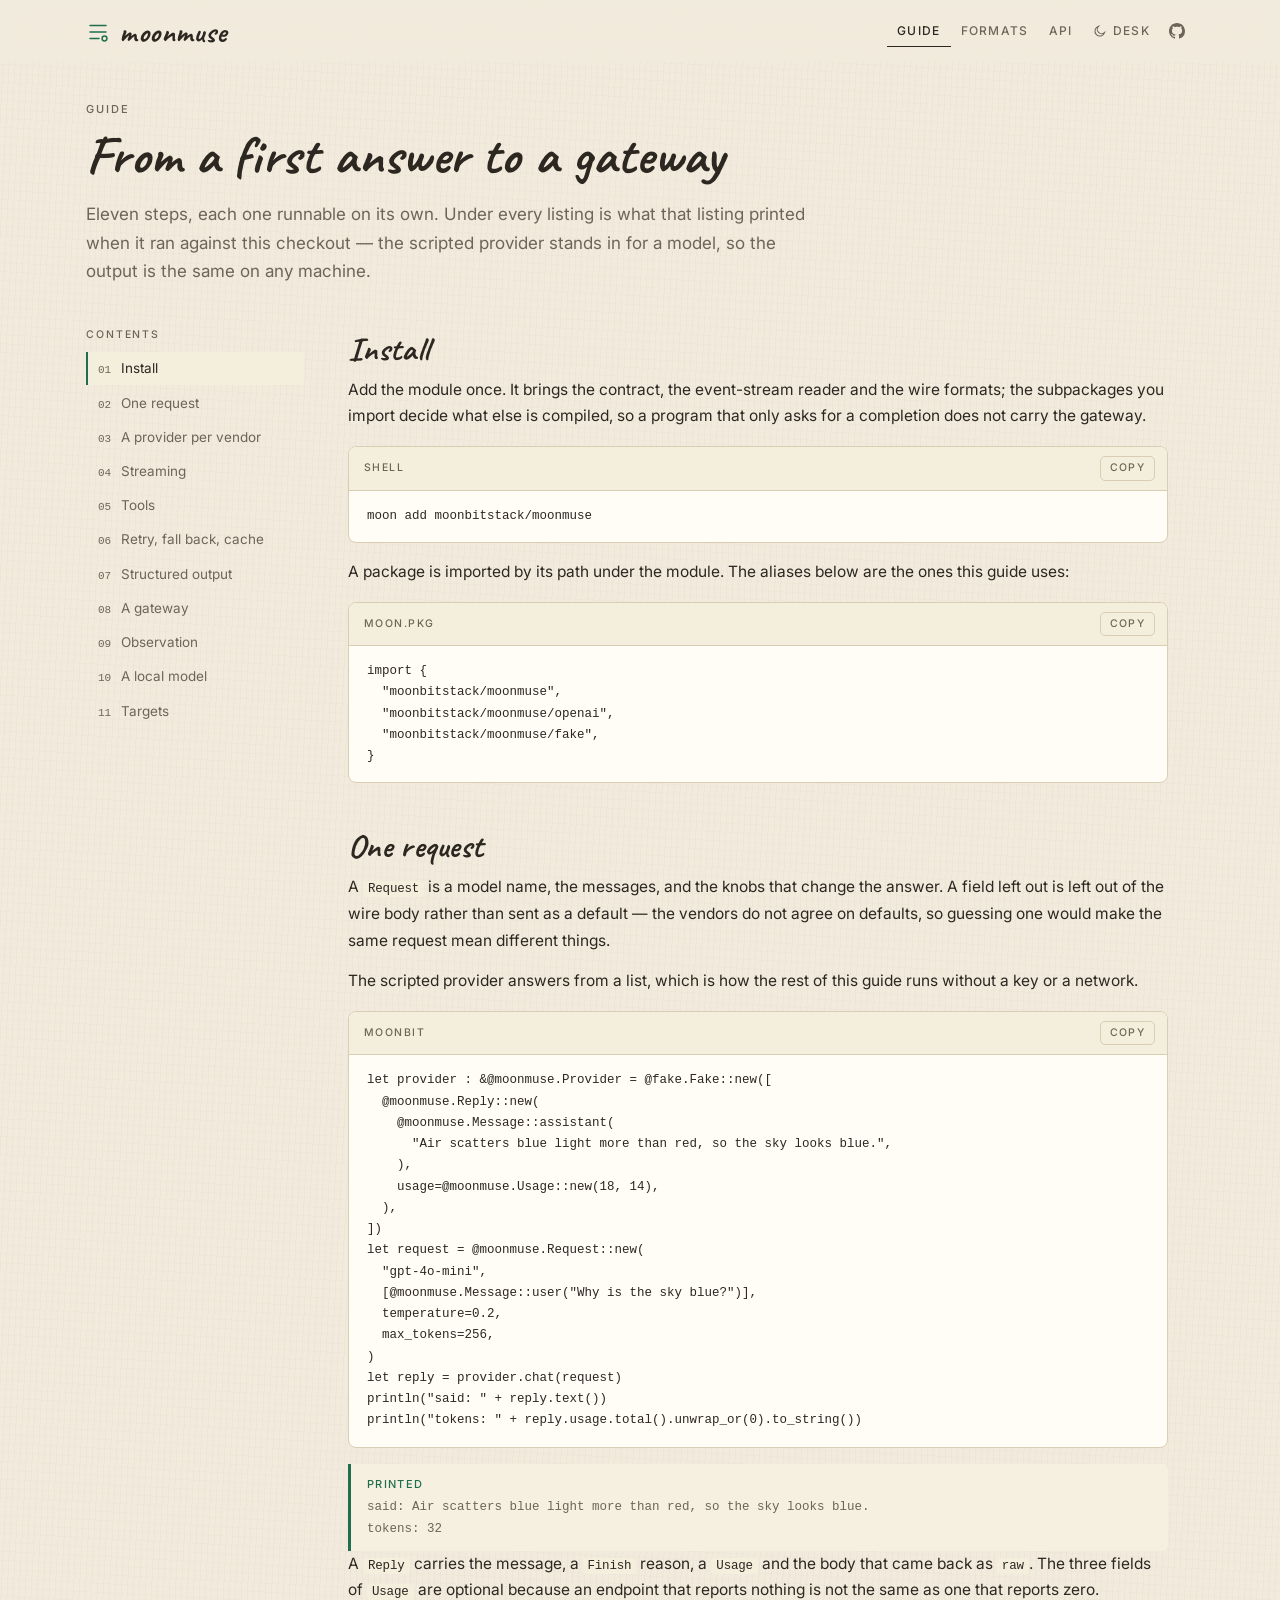
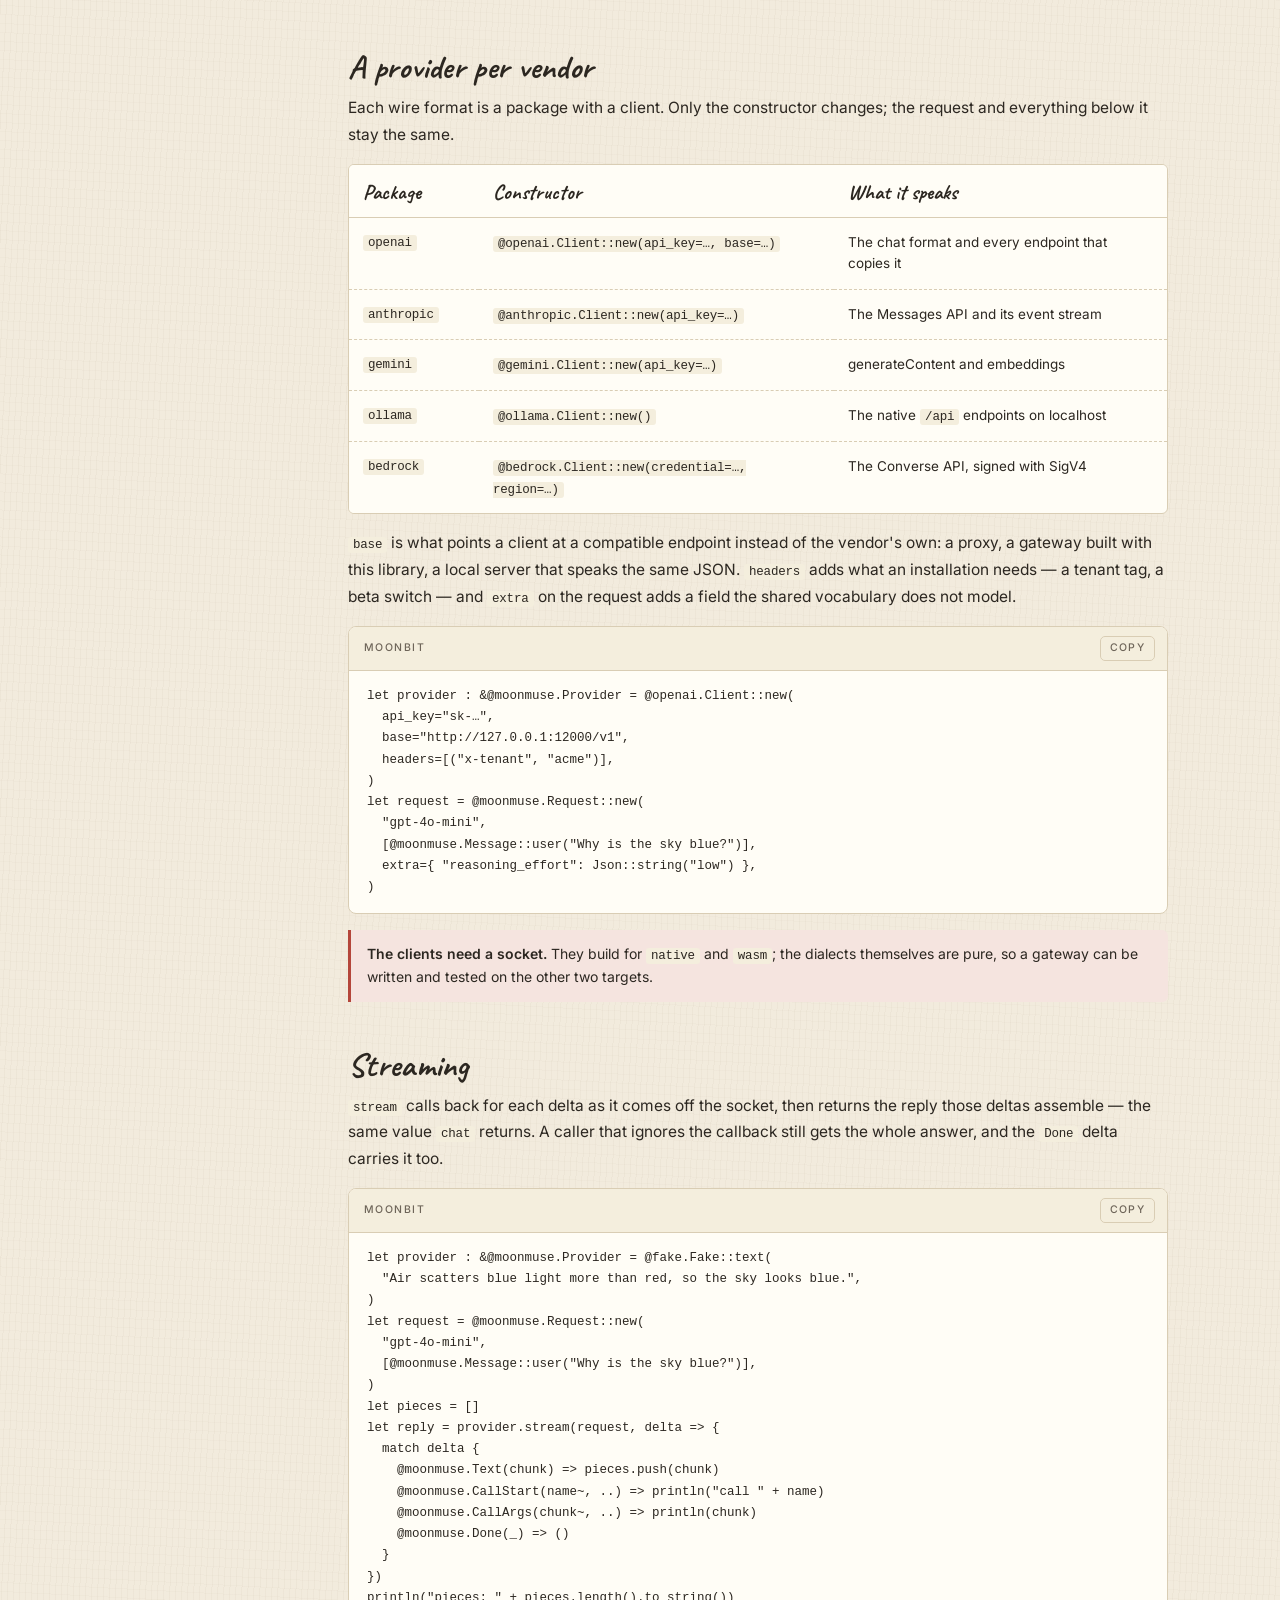
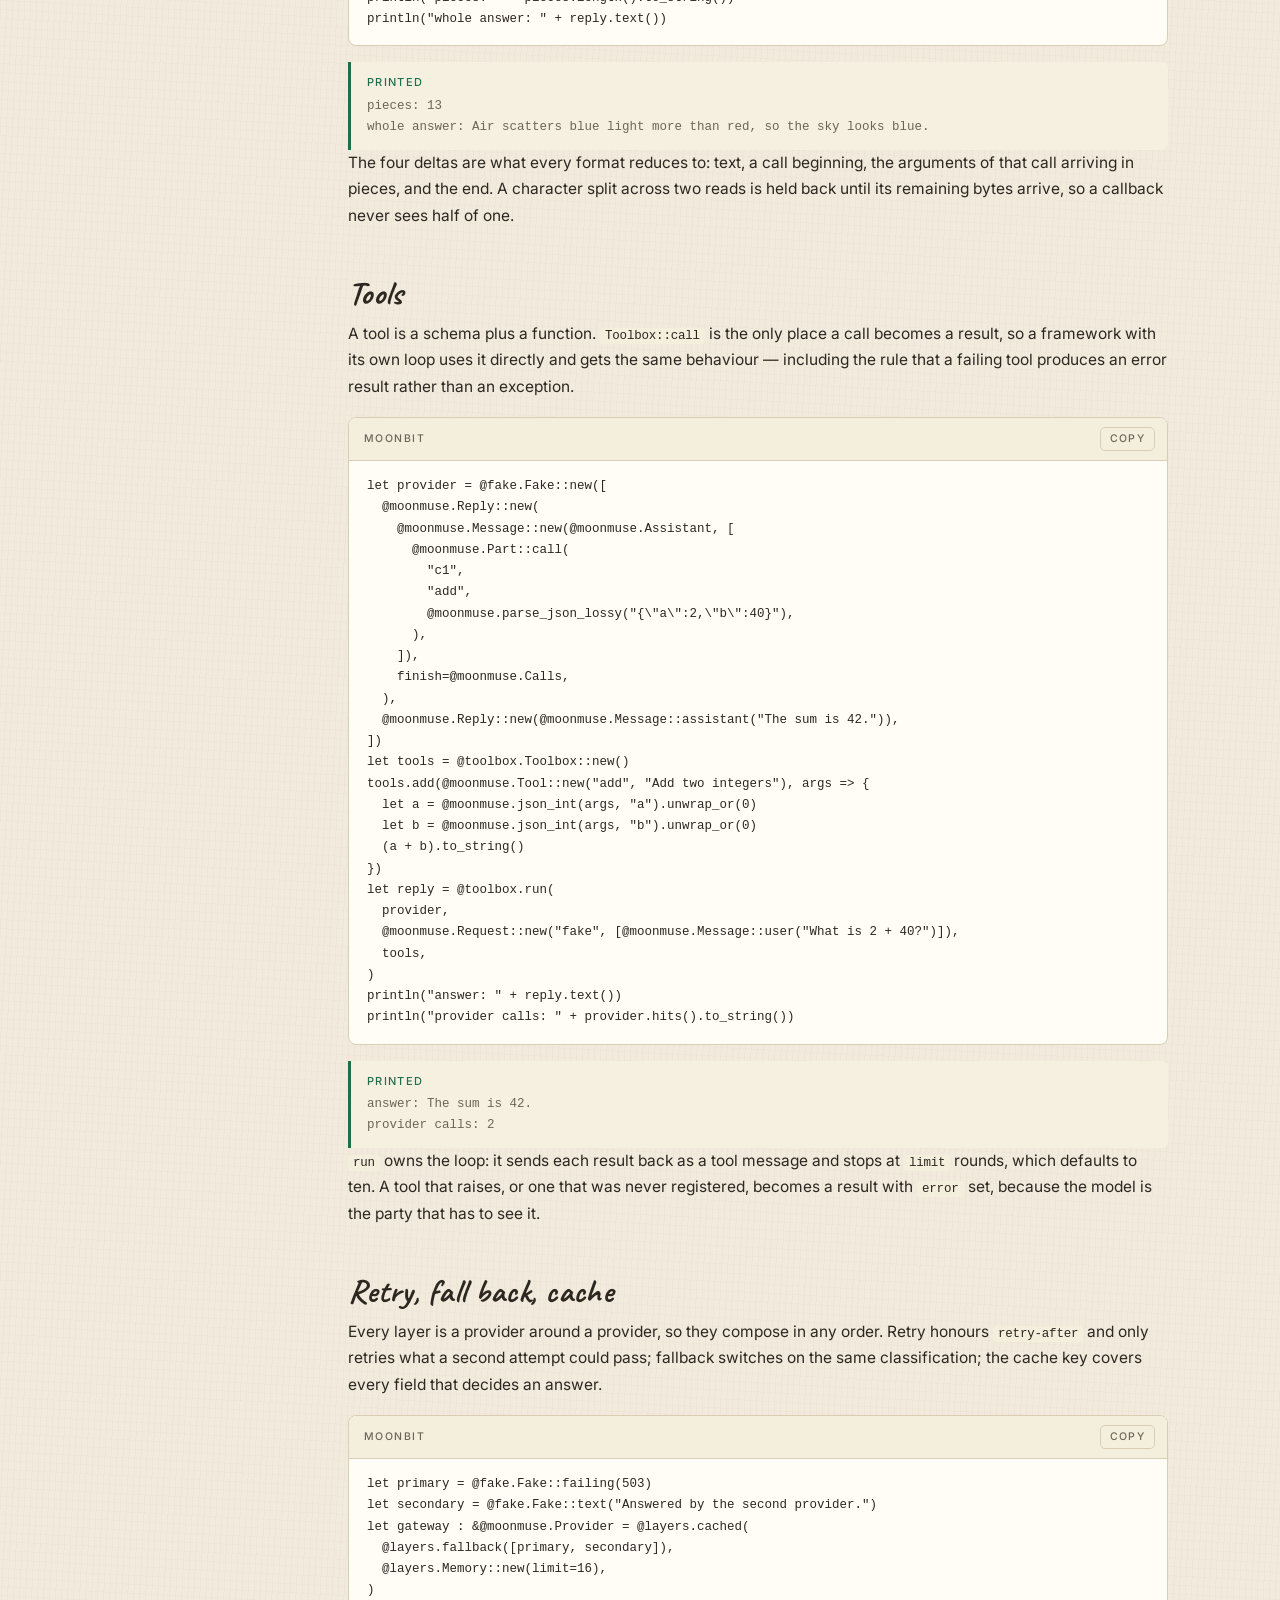
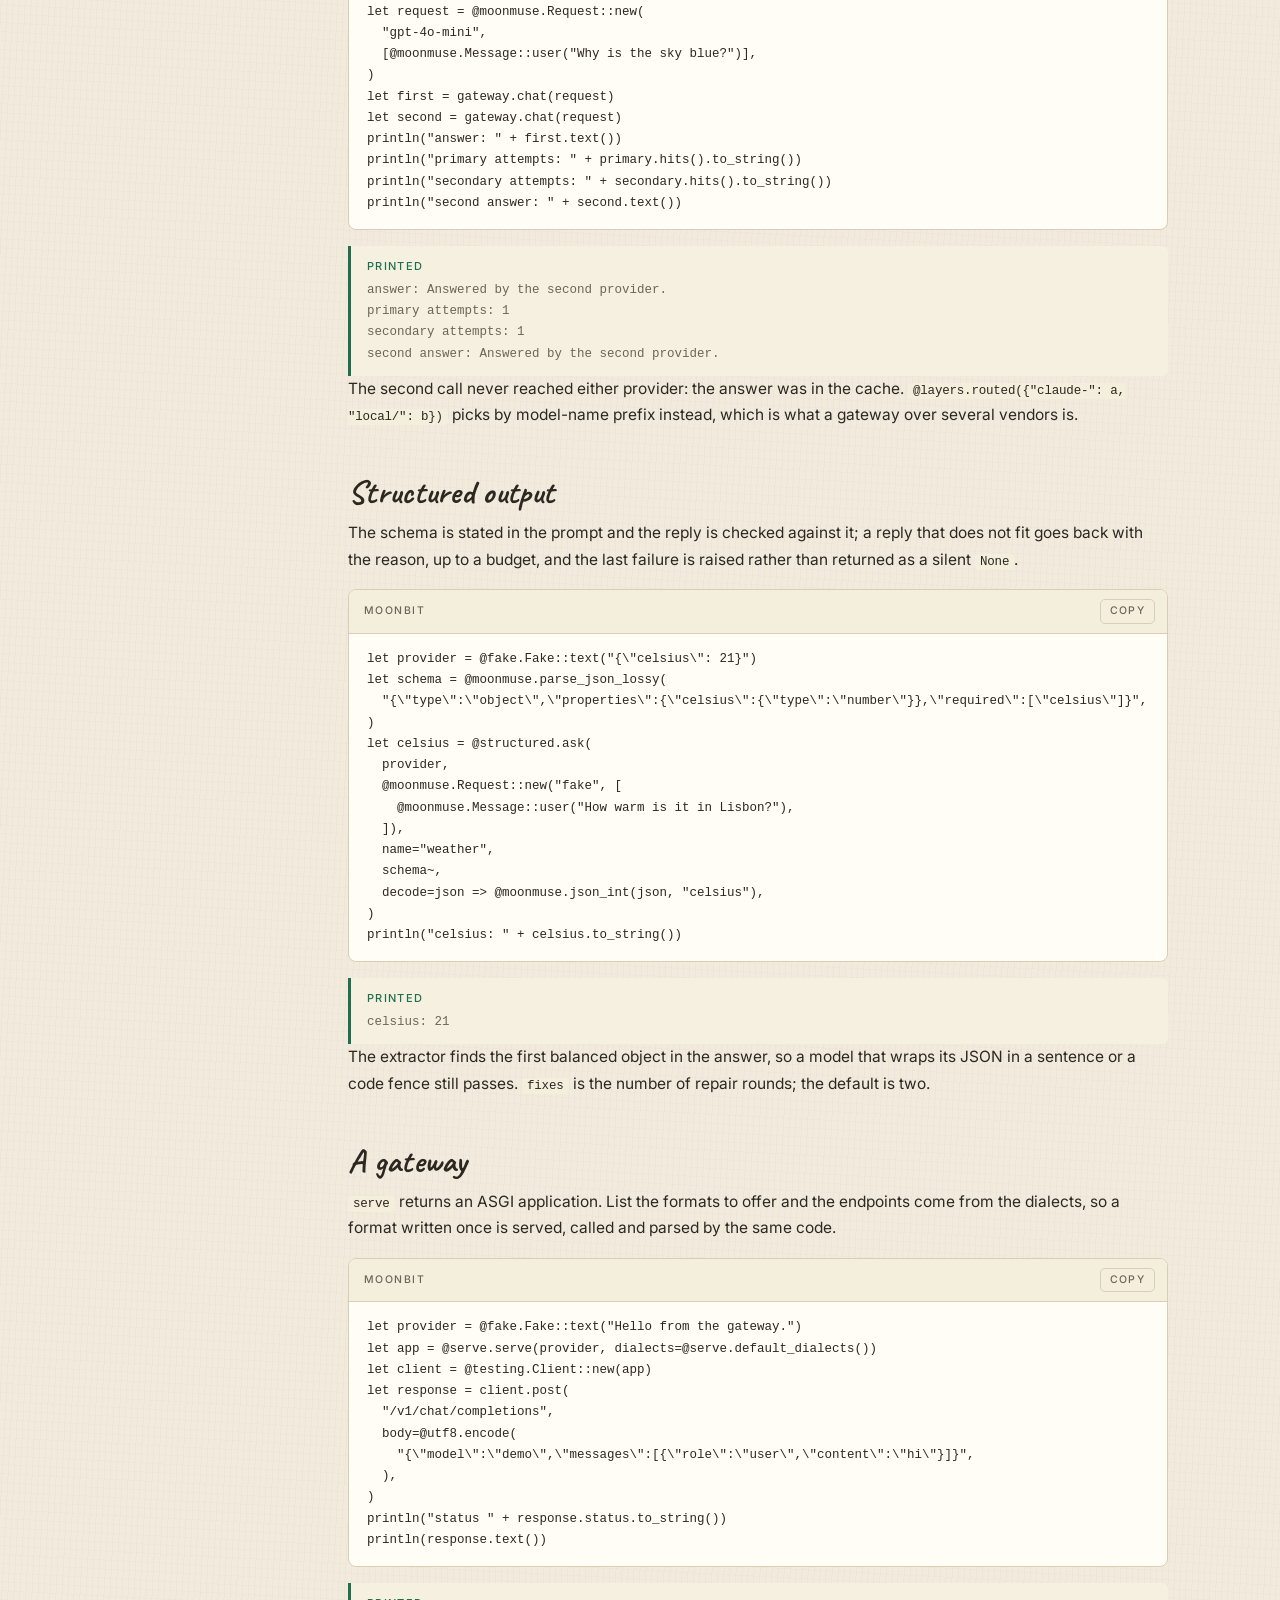
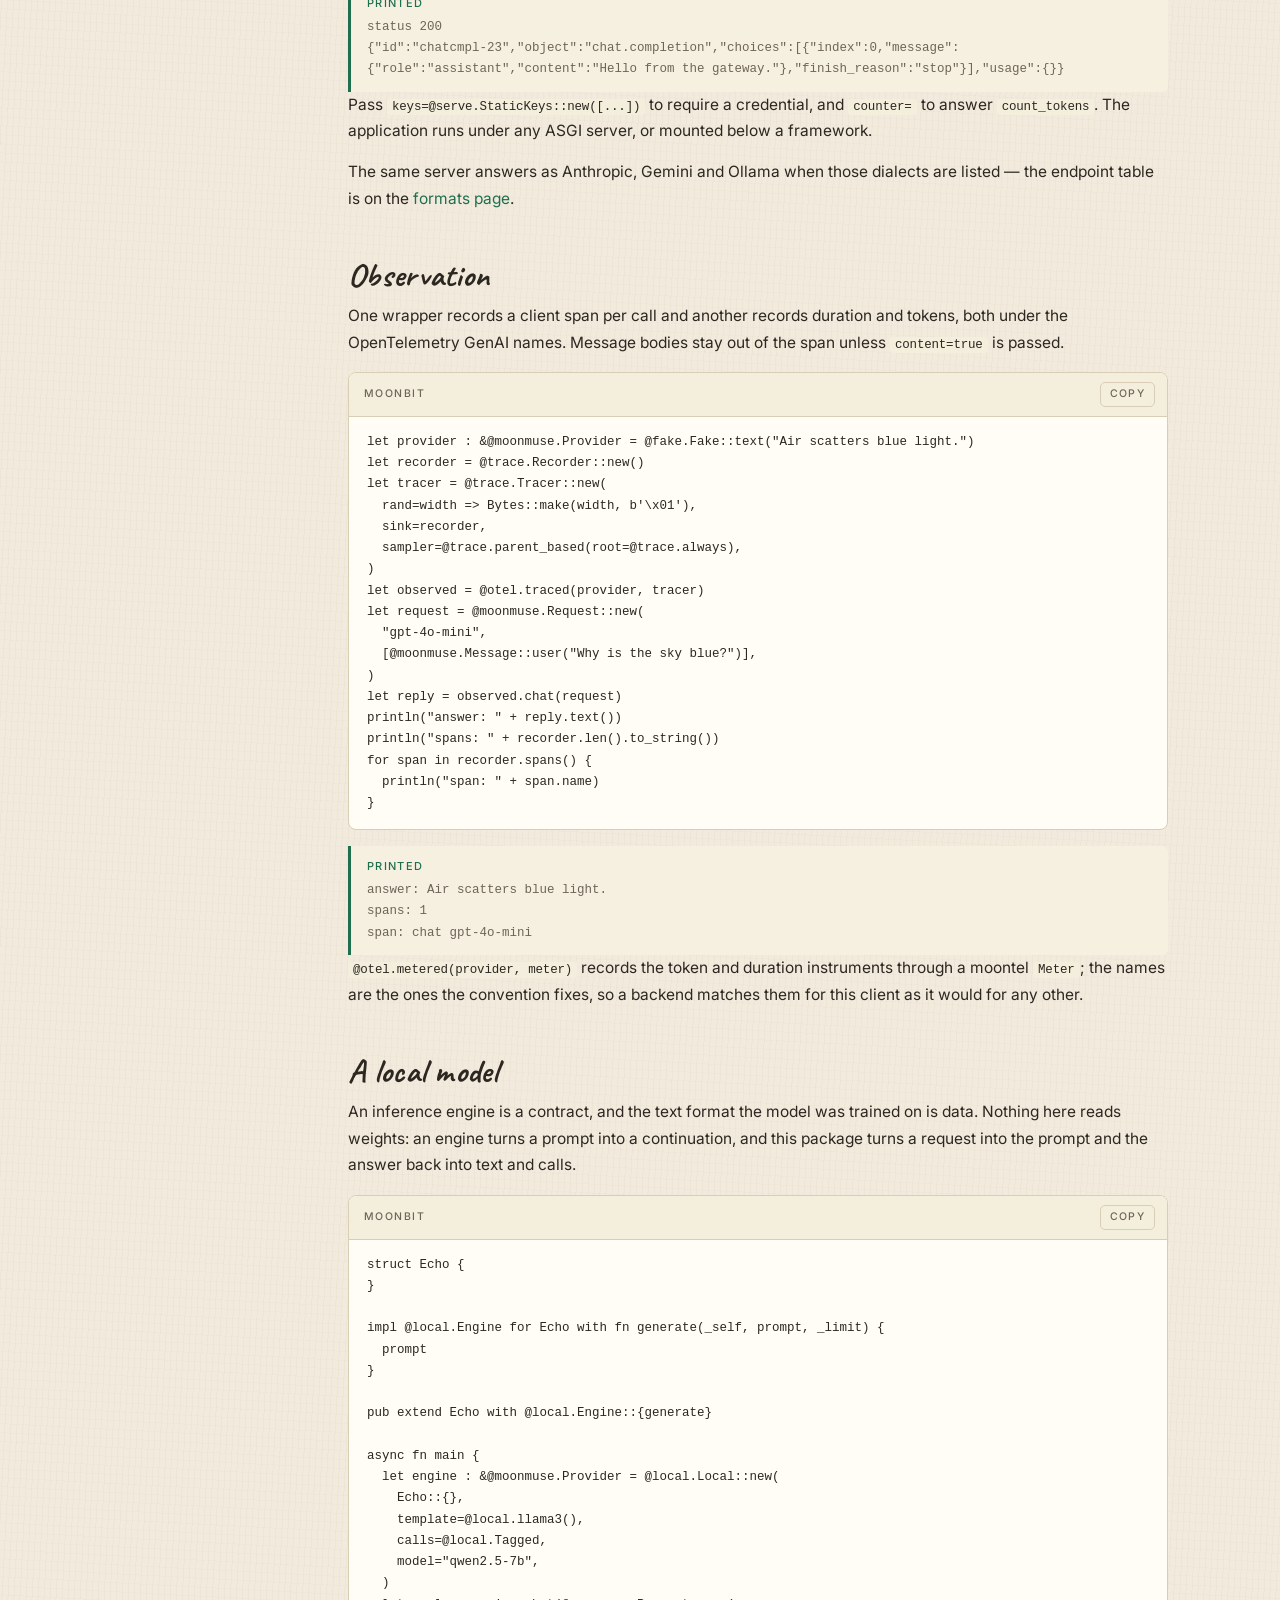
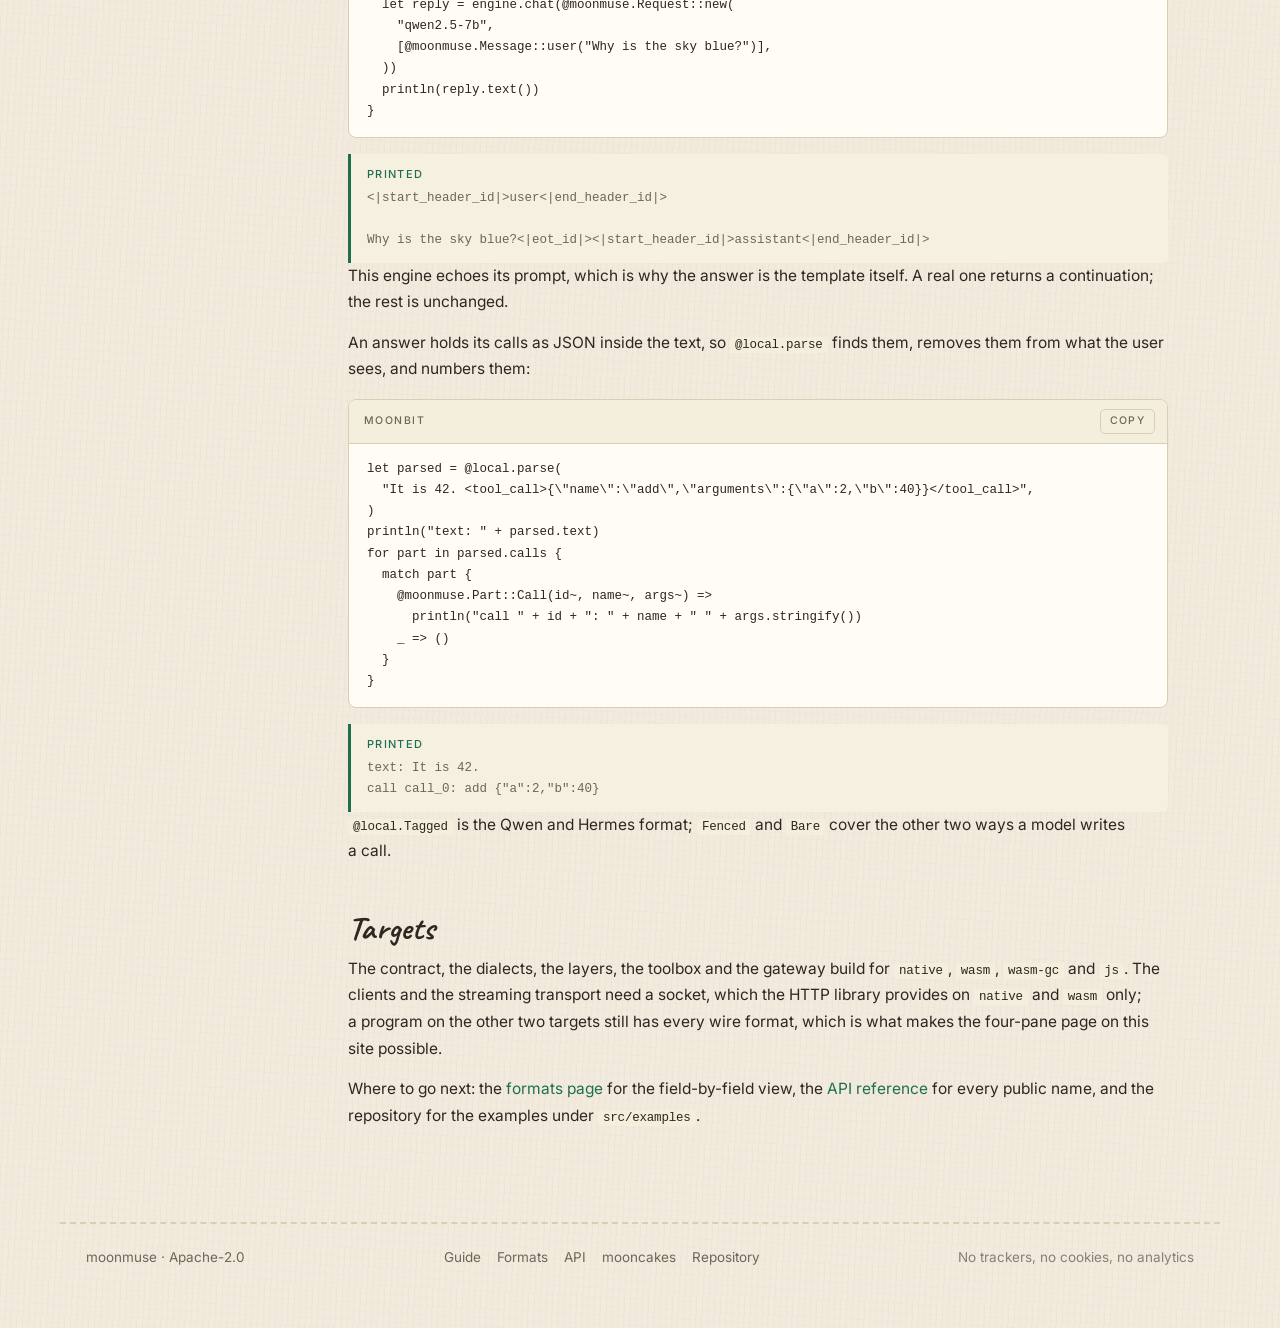
<file: docs/guide.html>
<!doctype html>
<html lang="en-US">
<head>
<meta charset="utf-8">
<meta name="viewport" content="width=device-width, initial-scale=1">
<meta name="color-scheme" content="light dark">
<meta name="theme-color" id="theme-color" content="#F2EBDD">
<meta name="description" content="A progressive guide to moonmuse: one request, streaming, tools, layers, structured output, a gateway, observation, and a local model behind the same contract.">
<title>Guide — moonmuse</title>
<link rel="icon" href="favicon.svg" type="image/svg+xml">
<link rel="preconnect" href="https://fonts.googleapis.com">
<link rel="preconnect" href="https://fonts.gstatic.com" crossorigin>
<link href="https://fonts.googleapis.com/css2?family=Caveat:wght@600;700&family=Inter:wght@400;500;600&display=swap" rel="stylesheet">
<link rel="stylesheet" href="assets/paper.css">
<script>
  (function () {
    var theme = "light";
    try {
      var saved = sessionStorage.getItem("moonmuse:theme");
      theme = saved || (matchMedia("(prefers-color-scheme: dark)").matches ? "dark" : "light");
    } catch (error) {
      theme = matchMedia("(prefers-color-scheme: dark)").matches ? "dark" : "light";
    }
    document.documentElement.setAttribute("data-theme", theme);
  })();
</script>
</head>
<body>

<a class="skip" href="#install">Skip to the guide</a>

<header class="bar">
  <div class="wrap bar-in">
    <a class="brand" href="index.html" aria-label="moonmuse, home">
      <svg viewBox="0 0 24 24" fill="none" stroke="currentColor" stroke-width="1.5" stroke-linecap="round" aria-hidden="true"><path d="M4 5.5h16M4 12h16M4 18.5h9"/><circle cx="18.5" cy="18.5" r="2.4"/></svg>
      moonmuse
    </a>
    <nav class="nav" aria-label="Site">
      <a href="guide.html" aria-current="page">Guide</a>
      <a href="formats.html">Formats</a>
      <a href="api.html">API</a>
      <button id="theme" type="button" aria-pressed="false" aria-label="Switch the desk">
        <svg class="theme-icon moon" viewBox="0 0 24 24" fill="none" stroke="currentColor" stroke-width="1.8" stroke-linecap="round" aria-hidden="true"><path d="M20 14.5A8.5 8.5 0 1 1 9.5 4a6.5 6.5 0 0 0 10.5 10.5z"/></svg>
        <svg class="theme-icon sun" viewBox="0 0 24 24" fill="none" stroke="currentColor" stroke-width="1.8" stroke-linecap="round" aria-hidden="true"><circle cx="12" cy="12" r="4"/><path d="M12 2v2M12 20v2M2 12h2M20 12h2M4.9 4.9l1.4 1.4M17.7 17.7l1.4 1.4M19.1 4.9l-1.4 1.4M6.3 17.7l-1.4 1.4"/></svg>
        <span class="theme-word">Desk</span>
      </button>
      <a class="icon-link" href="https://github.com/moonbitstack/moonmuse" aria-label="The repository on GitHub">
        <svg viewBox="0 0 16 16" aria-hidden="true"><path fill="currentColor" d="M8 0C3.58 0 0 3.58 0 8c0 3.54 2.29 6.53 5.47 7.59.4.07.55-.17.55-.38 0-.19-.01-.82-.01-1.49-2.01.37-2.53-.49-2.69-.94-.09-.23-.48-.94-.82-1.13-.28-.15-.68-.52-.01-.53.63-.01 1.08.58 1.23.82.72 1.21 1.87.87 2.33.66.07-.52.28-.87.51-1.07-1.78-.2-3.64-.89-3.64-3.95 0-.87.31-1.59.82-2.15-.08-.2-.36-1.02.08-2.12 0 0 .67-.21 2.2.82.64-.18 1.32-.27 2-.27.68 0 1.36.09 2 .27 1.53-1.04 2.2-.82 2.2-.82.44 1.1.16 1.92.08 2.12.51.56.82 1.27.82 2.15 0 3.07-1.87 3.75-3.65 3.95.29.25.54.73.54 1.48 0 1.07-.01 1.93-.01 2.2 0 .21.15.46.55.38A8.01 8.01 0 0 0 16 8c0-4.42-3.58-8-8-8Z"/></svg>
      </a>
    </nav>
  </div>
</header>

<main>
  <div class="wrap">
    <div class="head-page">
      <p class="eyebrow">Guide</p>
      <h1>From a first answer to a gateway</h1>
      <p class="lede">Eleven steps, each one runnable on its own. Under every listing is what that listing printed when it ran against this checkout — the scripted provider stands in for a model, so the output is the same on any machine.</p>
    </div>

    <div class="doc-shell">
      <aside class="rail" aria-label="Contents">
        <div class="rail-title">Contents</div>
        <ol>
          <li><a href="#install"><span class="n">01</span>Install</a></li>
          <li><a href="#request"><span class="n">02</span>One request</a></li>
          <li><a href="#vendors"><span class="n">03</span>A provider per vendor</a></li>
          <li><a href="#stream"><span class="n">04</span>Streaming</a></li>
          <li><a href="#tools"><span class="n">05</span>Tools</a></li>
          <li><a href="#layers"><span class="n">06</span>Retry, fall back, cache</a></li>
          <li><a href="#structured"><span class="n">07</span>Structured output</a></li>
          <li><a href="#serve"><span class="n">08</span>A gateway</a></li>
          <li><a href="#observe"><span class="n">09</span>Observation</a></li>
          <li><a href="#local"><span class="n">10</span>A local model</a></li>
          <li><a href="#targets"><span class="n">11</span>Targets</a></li>
        </ol>
      </aside>

      <article class="prose">

        <h2 id="install">Install</h2>
        <p>Add the module once. It brings the contract, the event-stream reader and the wire formats; the subpackages you import decide what else is compiled, so a program that only asks for a completion does not carry the gateway.</p>
        <div class="listing">
          <div class="listing-bar"><span class="label">shell</span><span class="spacer"></span></div>
<pre>moon add moonbitstack/moonmuse</pre>
        </div>
        <p>A package is imported by its path under the module. The aliases below are the ones this guide uses:</p>
        <div class="listing">
          <div class="listing-bar"><span class="label">moon.pkg</span><span class="spacer"></span></div>
<pre>import {
  "moonbitstack/moonmuse",
  "moonbitstack/moonmuse/openai",
  "moonbitstack/moonmuse/fake",
}</pre>
        </div>

        <h2 id="request">One request</h2>
        <p>A <code>Request</code> is a model name, the messages, and the knobs that change the answer. A field left out is left out of the wire body rather than sent as a default — the vendors do not agree on defaults, so guessing one would make the same request mean different things.</p>
        <p>The scripted provider answers from a list, which is how the rest of this guide runs without a key or a network.</p>
        <div class="listing">
          <div class="listing-bar"><span class="label">MoonBit</span><span class="spacer"></span></div>
<pre data-lang="mbt">let provider : &amp;@moonmuse.Provider = @fake.Fake::new([
  @moonmuse.Reply::new(
    @moonmuse.Message::assistant(
      "Air scatters blue light more than red, so the sky looks blue.",
    ),
    usage=@moonmuse.Usage::new(18, 14),
  ),
])
let request = @moonmuse.Request::new(
  "gpt-4o-mini",
  [@moonmuse.Message::user("Why is the sky blue?")],
  temperature=0.2,
  max_tokens=256,
)
let reply = provider.chat(request)
println("said: " + reply.text())
println("tokens: " + reply.usage.total().unwrap_or(0).to_string())</pre>
        </div>
        <div class="said output"><b>printed</b>said: Air scatters blue light more than red, so the sky looks blue.
tokens: 32</div>
        <p>A <code>Reply</code> carries the message, a <code>Finish</code> reason, a <code>Usage</code> and the body that came back as <code>raw</code>. The three fields of <code>Usage</code> are optional because an endpoint that reports nothing is not the same as one that reports zero.</p>

        <h2 id="vendors">A provider per vendor</h2>
        <p>Each wire format is a package with a client. Only the constructor changes; the request and everything below it stay the same.</p>
        <div class="scroller" style="margin:16px 0">
          <table class="sheet" style="min-width:600px">
            <thead><tr><th scope="col">Package</th><th scope="col">Constructor</th><th scope="col">What it speaks</th></tr></thead>
            <tbody>
              <tr><th scope="row"><code>openai</code></th><td><code>@openai.Client::new(api_key=…, base=…)</code></td><td>The chat format and every endpoint that copies it</td></tr>
              <tr><th scope="row"><code>anthropic</code></th><td><code>@anthropic.Client::new(api_key=…)</code></td><td>The Messages API and its event stream</td></tr>
              <tr><th scope="row"><code>gemini</code></th><td><code>@gemini.Client::new(api_key=…)</code></td><td>generateContent and embeddings</td></tr>
              <tr><th scope="row"><code>ollama</code></th><td><code>@ollama.Client::new()</code></td><td>The native <code>/api</code> endpoints on localhost</td></tr>
              <tr><th scope="row"><code>bedrock</code></th><td><code>@bedrock.Client::new(credential=…, region=…)</code></td><td>The Converse API, signed with SigV4</td></tr>
            </tbody>
          </table>
        </div>
        <p><code>base</code> is what points a client at a compatible endpoint instead of the vendor's own: a proxy, a gateway built with this library, a local server that speaks the same JSON. <code>headers</code> adds what an installation needs — a tenant tag, a beta switch — and <code>extra</code> on the request adds a field the shared vocabulary does not model.</p>
        <div class="listing">
          <div class="listing-bar"><span class="label">MoonBit</span><span class="spacer"></span></div>
<pre data-lang="mbt">let provider : &amp;@moonmuse.Provider = @openai.Client::new(
  api_key="sk-…",
  base="http://127.0.0.1:12000/v1",
  headers=[("x-tenant", "acme")],
)
let request = @moonmuse.Request::new(
  "gpt-4o-mini",
  [@moonmuse.Message::user("Why is the sky blue?")],
  extra={ "reasoning_effort": Json::string("low") },
)</pre>
        </div>
        <div class="note"><b>The clients need a socket.</b> They build for <code>native</code> and <code>wasm</code>; the dialects themselves are pure, so a gateway can be written and tested on the other two targets.</div>

        <h2 id="stream">Streaming</h2>
        <p><code>stream</code> calls back for each delta as it comes off the socket, then returns the reply those deltas assemble — the same value <code>chat</code> returns. A caller that ignores the callback still gets the whole answer, and the <code>Done</code> delta carries it too.</p>
        <div class="listing">
          <div class="listing-bar"><span class="label">MoonBit</span><span class="spacer"></span></div>
<pre data-lang="mbt">let provider : &amp;@moonmuse.Provider = @fake.Fake::text(
  "Air scatters blue light more than red, so the sky looks blue.",
)
let request = @moonmuse.Request::new(
  "gpt-4o-mini",
  [@moonmuse.Message::user("Why is the sky blue?")],
)
let pieces = []
let reply = provider.stream(request, delta => {
  match delta {
    @moonmuse.Text(chunk) => pieces.push(chunk)
    @moonmuse.CallStart(name~, ..) => println("call " + name)
    @moonmuse.CallArgs(chunk~, ..) => println(chunk)
    @moonmuse.Done(_) => ()
  }
})
println("pieces: " + pieces.length().to_string())
println("whole answer: " + reply.text())</pre>
        </div>
        <div class="said output"><b>printed</b>pieces: 13
whole answer: Air scatters blue light more than red, so the sky looks blue.</div>
        <p>The four deltas are what every format reduces to: text, a call beginning, the arguments of that call arriving in pieces, and the end. A character split across two reads is held back until its remaining bytes arrive, so a callback never sees half of one.</p>

        <h2 id="tools">Tools</h2>
        <p>A tool is a schema plus a function. <code>Toolbox::call</code> is the only place a call becomes a result, so a framework with its own loop uses it directly and gets the same behaviour — including the rule that a failing tool produces an error result rather than an exception.</p>
        <div class="listing">
          <div class="listing-bar"><span class="label">MoonBit</span><span class="spacer"></span></div>
<pre data-lang="mbt">let provider = @fake.Fake::new([
  @moonmuse.Reply::new(
    @moonmuse.Message::new(@moonmuse.Assistant, [
      @moonmuse.Part::call(
        "c1",
        "add",
        @moonmuse.parse_json_lossy("{\"a\":2,\"b\":40}"),
      ),
    ]),
    finish=@moonmuse.Calls,
  ),
  @moonmuse.Reply::new(@moonmuse.Message::assistant("The sum is 42.")),
])
let tools = @toolbox.Toolbox::new()
tools.add(@moonmuse.Tool::new("add", "Add two integers"), args => {
  let a = @moonmuse.json_int(args, "a").unwrap_or(0)
  let b = @moonmuse.json_int(args, "b").unwrap_or(0)
  (a + b).to_string()
})
let reply = @toolbox.run(
  provider,
  @moonmuse.Request::new("fake", [@moonmuse.Message::user("What is 2 + 40?")]),
  tools,
)
println("answer: " + reply.text())
println("provider calls: " + provider.hits().to_string())</pre>
        </div>
        <div class="said output"><b>printed</b>answer: The sum is 42.
provider calls: 2</div>
        <p><code>run</code> owns the loop: it sends each result back as a tool message and stops at <code>limit</code> rounds, which defaults to ten. A tool that raises, or one that was never registered, becomes a result with <code>error</code> set, because the model is the party that has to see it.</p>

        <h2 id="layers">Retry, fall back, cache</h2>
        <p>Every layer is a provider around a provider, so they compose in any order. Retry honours <code>retry-after</code> and only retries what a second attempt could pass; fallback switches on the same classification; the cache key covers every field that decides an answer.</p>
        <div class="listing">
          <div class="listing-bar"><span class="label">MoonBit</span><span class="spacer"></span></div>
<pre data-lang="mbt">let primary = @fake.Fake::failing(503)
let secondary = @fake.Fake::text("Answered by the second provider.")
let gateway : &amp;@moonmuse.Provider = @layers.cached(
  @layers.fallback([primary, secondary]),
  @layers.Memory::new(limit=16),
)
let request = @moonmuse.Request::new(
  "gpt-4o-mini",
  [@moonmuse.Message::user("Why is the sky blue?")],
)
let first = gateway.chat(request)
let second = gateway.chat(request)
println("answer: " + first.text())
println("primary attempts: " + primary.hits().to_string())
println("secondary attempts: " + secondary.hits().to_string())
println("second answer: " + second.text())</pre>
        </div>
        <div class="said output"><b>printed</b>answer: Answered by the second provider.
primary attempts: 1
secondary attempts: 1
second answer: Answered by the second provider.</div>
        <p>The second call never reached either provider: the answer was in the cache. <code>@layers.routed({"claude-": a, "local/": b})</code> picks by model-name prefix instead, which is what a gateway over several vendors is.</p>

        <h2 id="structured">Structured output</h2>
        <p>The schema is stated in the prompt and the reply is checked against it; a reply that does not fit goes back with the reason, up to a budget, and the last failure is raised rather than returned as a silent <code>None</code>.</p>
        <div class="listing">
          <div class="listing-bar"><span class="label">MoonBit</span><span class="spacer"></span></div>
<pre data-lang="mbt">let provider = @fake.Fake::text("{\"celsius\": 21}")
let schema = @moonmuse.parse_json_lossy(
  "{\"type\":\"object\",\"properties\":{\"celsius\":{\"type\":\"number\"}},\"required\":[\"celsius\"]}",
)
let celsius = @structured.ask(
  provider,
  @moonmuse.Request::new("fake", [
    @moonmuse.Message::user("How warm is it in Lisbon?"),
  ]),
  name="weather",
  schema~,
  decode=json => @moonmuse.json_int(json, "celsius"),
)
println("celsius: " + celsius.to_string())</pre>
        </div>
        <div class="said output"><b>printed</b>celsius: 21</div>
        <p>The extractor finds the first balanced object in the answer, so a model that wraps its JSON in a sentence or a code fence still passes. <code>fixes</code> is the number of repair rounds; the default is two.</p>

        <h2 id="serve">A gateway</h2>
        <p><code>serve</code> returns an ASGI application. List the formats to offer and the endpoints come from the dialects, so a format written once is served, called and parsed by the same code.</p>
        <div class="listing">
          <div class="listing-bar"><span class="label">MoonBit</span><span class="spacer"></span></div>
<pre data-lang="mbt">let provider = @fake.Fake::text("Hello from the gateway.")
let app = @serve.serve(provider, dialects=@serve.default_dialects())
let client = @testing.Client::new(app)
let response = client.post(
  "/v1/chat/completions",
  body=@utf8.encode(
    "{\"model\":\"demo\",\"messages\":[{\"role\":\"user\",\"content\":\"hi\"}]}",
  ),
)
println("status " + response.status.to_string())
println(response.text())</pre>
        </div>
        <div class="said output"><b>printed</b>status 200
{"id":"chatcmpl-23","object":"chat.completion","choices":[{"index":0,"message":{"role":"assistant","content":"Hello from the gateway."},"finish_reason":"stop"}],"usage":{}}</div>
        <p>Pass <code>keys=@serve.StaticKeys::new([...])</code> to require a credential, and <code>counter=</code> to answer <code>count_tokens</code>. The application runs under any ASGI server, or mounted below a framework.</p>
        <p>The same server answers as Anthropic, Gemini and Ollama when those dialects are listed — the endpoint table is on the <a href="formats.html#serving">formats page</a>.</p>

        <h2 id="observe">Observation</h2>
        <p>One wrapper records a client span per call and another records duration and tokens, both under the OpenTelemetry GenAI names. Message bodies stay out of the span unless <code>content=true</code> is passed.</p>
        <div class="listing">
          <div class="listing-bar"><span class="label">MoonBit</span><span class="spacer"></span></div>
<pre data-lang="mbt">let provider : &amp;@moonmuse.Provider = @fake.Fake::text("Air scatters blue light.")
let recorder = @trace.Recorder::new()
let tracer = @trace.Tracer::new(
  rand=width => Bytes::make(width, b'\x01'),
  sink=recorder,
  sampler=@trace.parent_based(root=@trace.always),
)
let observed = @otel.traced(provider, tracer)
let request = @moonmuse.Request::new(
  "gpt-4o-mini",
  [@moonmuse.Message::user("Why is the sky blue?")],
)
let reply = observed.chat(request)
println("answer: " + reply.text())
println("spans: " + recorder.len().to_string())
for span in recorder.spans() {
  println("span: " + span.name)
}</pre>
        </div>
        <div class="said output"><b>printed</b>answer: Air scatters blue light.
spans: 1
span: chat gpt-4o-mini</div>
        <p><code>@otel.metered(provider, meter)</code> records the token and duration instruments through a moontel <code>Meter</code>; the names are the ones the convention fixes, so a backend matches them for this client as it would for any other.</p>

        <h2 id="local">A local model</h2>
        <p>An inference engine is a contract, and the text format the model was trained on is data. Nothing here reads weights: an engine turns a prompt into a continuation, and this package turns a request into the prompt and the answer back into text and calls.</p>
        <div class="listing">
          <div class="listing-bar"><span class="label">MoonBit</span><span class="spacer"></span></div>
<pre data-lang="mbt">struct Echo {
}

impl @local.Engine for Echo with fn generate(_self, prompt, _limit) {
  prompt
}

pub extend Echo with @local.Engine::{generate}

async fn main {
  let engine : &amp;@moonmuse.Provider = @local.Local::new(
    Echo::{},
    template=@local.llama3(),
    calls=@local.Tagged,
    model="qwen2.5-7b",
  )
  let reply = engine.chat(@moonmuse.Request::new(
    "qwen2.5-7b",
    [@moonmuse.Message::user("Why is the sky blue?")],
  ))
  println(reply.text())
}</pre>
        </div>
        <div class="said output"><b>printed</b>&lt;|start_header_id|&gt;user&lt;|end_header_id|&gt;

Why is the sky blue?&lt;|eot_id|&gt;&lt;|start_header_id|&gt;assistant&lt;|end_header_id|&gt;</div>
        <p>This engine echoes its prompt, which is why the answer is the template itself. A real one returns a continuation; the rest is unchanged.</p>
        <p>An answer holds its calls as JSON inside the text, so <code>@local.parse</code> finds them, removes them from what the user sees, and numbers them:</p>
        <div class="listing">
          <div class="listing-bar"><span class="label">MoonBit</span><span class="spacer"></span></div>
<pre data-lang="mbt">let parsed = @local.parse(
  "It is 42. &lt;tool_call&gt;{\"name\":\"add\",\"arguments\":{\"a\":2,\"b\":40}}&lt;/tool_call&gt;",
)
println("text: " + parsed.text)
for part in parsed.calls {
  match part {
    @moonmuse.Part::Call(id~, name~, args~) =>
      println("call " + id + ": " + name + " " + args.stringify())
    _ => ()
  }
}</pre>
        </div>
        <div class="said output"><b>printed</b>text: It is 42.
call call_0: add {"a":2,"b":40}</div>
        <p><code>@local.Tagged</code> is the Qwen and Hermes format; <code>Fenced</code> and <code>Bare</code> cover the other two ways a model writes a call.</p>

        <h2 id="targets">Targets</h2>
        <p>The contract, the dialects, the layers, the toolbox and the gateway build for <code>native</code>, <code>wasm</code>, <code>wasm-gc</code> and <code>js</code>. The clients and the streaming transport need a socket, which the HTTP library provides on <code>native</code> and <code>wasm</code> only; a program on the other two targets still has every wire format, which is what makes the four-pane page on this site possible.</p>
        <p>Where to go next: the <a href="formats.html">formats page</a> for the field-by-field view, the <a href="api.html">API reference</a> for every public name, and the repository for the examples under <code>src/examples</code>.</p>

      </article>
    </div>
  </div>
</main>

<footer class="foot wrap">
  <span>moonmuse · Apache-2.0</span>
  <span class="links">
    <a href="guide.html">Guide</a>
    <a href="formats.html">Formats</a>
    <a href="api.html">API</a>
    <a href="https://mooncakes.io/docs/moonbitstack/moonmuse">mooncakes</a>
    <a href="https://github.com/moonbitstack/moonmuse">Repository</a>
  </span>
  <span class="spacer">No trackers, no cookies, no analytics</span>
</footer>

<button class="totop" id="totop" type="button" aria-label="Back to top">
  <svg viewBox="0 0 24 24" fill="none" stroke="currentColor" stroke-width="2.2" stroke-linecap="round" stroke-linejoin="round" aria-hidden="true"><path d="M12 19V5M6 11l6-6 6 6"/></svg>
</button>

<script src="assets/paper.js"></script>
</body>
</html>
</file>
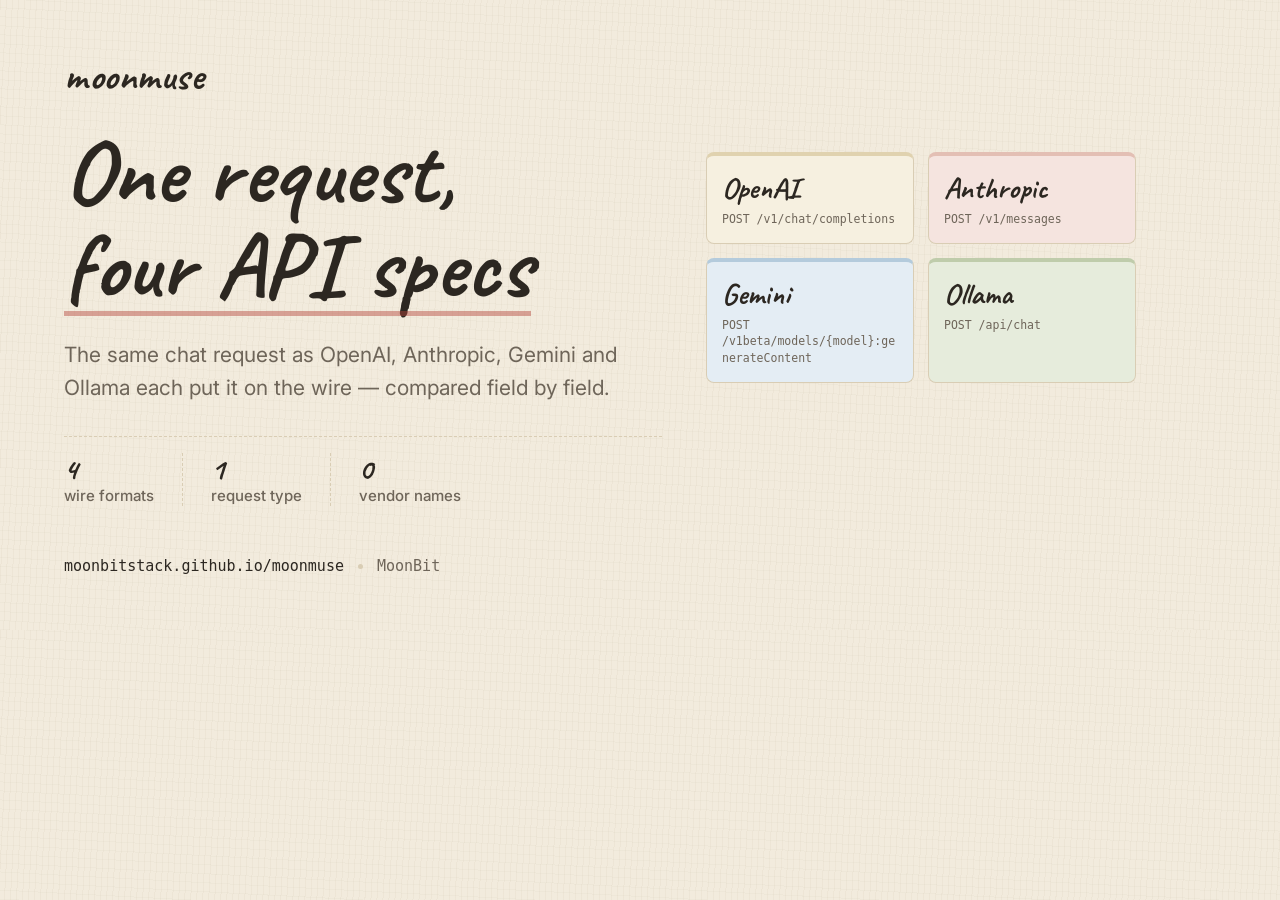
<file: scripts/og.html>
<!doctype html>
<html lang="en">
<head>
<meta charset="utf-8">
<!-- The share card. Rendered to docs/og.png by scripts/og.mjs: 1200x630 at twice the density,
     so a feed shows a picture that matches the page rather than a screenshot of it. -->
<link rel="preconnect" href="https://fonts.googleapis.com">
<link rel="preconnect" href="https://fonts.gstatic.com" crossorigin>
<link href="https://fonts.googleapis.com/css2?family=Caveat:wght@700&family=Inter:wght@400;500&display=swap" rel="stylesheet">
<style>
  :root{
    --desk:#F2EBDD; --paper:#FFFDF6; --ink:#2C2721; --muted:#6E6559; --line:#D9CDB4; --red:#B4463A;
    --ivory:#F6F0E0; --blossom:#F5E4DF; --sky:#E4EDF4; --sage:#E6ECDC;
    --bar-1:#E0D2AF; --bar-2:#E3BFB4; --bar-3:#B4CBDC; --bar-4:#BFCCAB;
    --hand:"Caveat",cursive; --text:"Inter",system-ui,sans-serif; --mono:ui-monospace,Menlo,monospace;
  }
  *{box-sizing:border-box}
  html,body{margin:0;width:1200px;height:630px}
  body{
    background:var(--desk);color:var(--ink);
    background-image:
      repeating-linear-gradient(93deg,rgba(120,95,60,.045) 0 1px,transparent 1px 6px),
      repeating-linear-gradient(3deg,rgba(120,95,60,.03) 0 1px,transparent 1px 9px);
    font:400 22px/1.55 var(--text);
    padding:56px 64px;
    display:flex;gap:44px;
  }
  .left{flex:1;min-width:0;display:flex;flex-direction:column}
  .logo{font:700 40px/1 var(--hand);letter-spacing:.5px}
  h1{font:700 92px/1.02 var(--hand);margin:30px 0 0;letter-spacing:.5px}
  h1 em{font-style:normal;position:relative;white-space:nowrap}
  h1 em::after{content:"";position:absolute;left:0;right:0;bottom:8px;height:5px;background:var(--red);opacity:.45}
  p{margin:24px 0 0;max-width:610px;color:var(--muted);font-size:21px;line-height:1.58}
  .facts{display:flex;gap:0;margin:32px 0 0;padding:16px 0 0;border-top:1px dashed var(--line);list-style:none;max-width:610px}
  .facts li{font:500 15px/1.35 var(--text);color:var(--muted);padding:0 28px 0 0}
  .facts li+li{padding-left:28px;border-left:1px dashed var(--line)}
  .facts b{display:block;font:700 30px/1.1 var(--hand);color:var(--ink)}
  .foot{margin-top:auto;font:400 15px/1 var(--mono);color:var(--muted);display:flex;align-items:center;gap:14px}
  .foot b{font-weight:400;color:var(--ink)}
  .dot{width:5px;height:5px;border-radius:50%;background:var(--line)}

  .right{width:430px;flex:none;display:grid;grid-template-columns:1fr 1fr;gap:14px;align-content:start;padding-top:96px}
  .card{
    background:var(--tint);border:1px solid var(--line);border-radius:8px;padding:16px 15px 15px;
    border-top:4px solid var(--bar);
  }
  .card h2{font:700 30px/1.1 var(--hand);margin:0 0 6px}
  .card span{display:block;font:400 11.5px/1.45 var(--mono);color:var(--muted);word-break:break-word}
</style>
</head>
<body>
  <div class="left">
    <div class="logo">moonmuse</div>
    <h1>One request,<br><em>four API specs</em></h1>
    <p>The same chat request as OpenAI, Anthropic, Gemini and Ollama each put it on the wire — compared field by field.</p>
    <ul class="facts">
      <li><b>4</b>wire formats</li>
      <li><b>1</b>request type</li>
      <li><b>0</b>vendor names</li>
    </ul>
    <div class="foot"><b>moonbitstack.github.io/moonmuse</b><span class="dot"></span>MoonBit</div>
  </div>
  <div class="right">
    <div class="card" style="--tint:var(--ivory);--bar:var(--bar-1)"><h2>OpenAI</h2><span>POST /v1/chat/completions</span></div>
    <div class="card" style="--tint:var(--blossom);--bar:var(--bar-2)"><h2>Anthropic</h2><span>POST /v1/messages</span></div>
    <div class="card" style="--tint:var(--sky);--bar:var(--bar-3)"><h2>Gemini</h2><span>POST /v1beta/models/{model}:generateContent</span></div>
    <div class="card" style="--tint:var(--sage);--bar:var(--bar-4)"><h2>Ollama</h2><span>POST /api/chat</span></div>
  </div>
</body>
</html>
</file>
<file: docs/assets/paper.css>
/* moonmuse — a writing desk: buff paper, iron-gall ink, a jade rule and red editorial marks.
   One stylesheet for the four pages; the palette is the same one the library's own samples use. */

:root{
  --desk:#F2EBDD; --paper:#FFFDF6; --card:#FFFDF6; --chip:#F4EEDD;
  --ink:#2C2721; --muted:#6E6559; --line:#D9CDB4; --row:#FBF6E8;
  --jade:#1F6F4F; --red:#B4463A; --shadow:rgba(40,30,15,.14);
  --ivory:#F6F0E0; --blossom:#F5E4DF; --sky:#E4EDF4; --sage:#E6ECDC;
  --bar-1:#E0D2AF; --bar-2:#E3BFB4; --bar-3:#B4CBDC; --bar-4:#BFCCAB;
  --header:rgba(242,235,221,.93);
  --thumb:rgba(146,124,88,.38); --thumb-hover:rgba(120,100,68,.62);
  --thumb-soft:rgba(146,124,88,.20); --thumb-soft-hover:rgba(120,100,68,.45);
  --hand:"Caveat","Segoe Script","Bradley Hand",cursive;
  --text:"Inter","Segoe UI","Helvetica Neue",system-ui,sans-serif;
  --mono:ui-monospace,"Cascadia Code","SFMono-Regular",Menlo,monospace;
}
[data-theme="dark"]{
  --desk:#14110D; --paper:#1C1813; --card:#221D17; --chip:#2A241C;
  --ink:#EDE6D7; --muted:#A2967F; --line:#3A3229; --row:#262019;
  --jade:#6FC9A2; --red:#E2907F; --shadow:rgba(0,0,0,.42);
  --ivory:#262019; --blossom:#2A1E1A; --sky:#1A242B; --sage:#1F261B;
  --bar-1:#7E6E4A; --bar-2:#96685B; --bar-3:#4F7185; --bar-4:#62764C;
  --header:rgba(20,17,13,.93);
  --thumb:rgba(206,186,152,.28); --thumb-hover:rgba(214,196,164,.50);
  --thumb-soft:rgba(206,186,152,.16); --thumb-soft-hover:rgba(214,196,164,.40);
}

*{box-sizing:border-box}
html,button,input,textarea,select{font-variant-ligatures:no-contextual}
html{max-width:100%;overflow-x:hidden;scroll-behavior:smooth}
body{
  max-width:100%;margin:0;background:var(--desk);color:var(--ink);
  background-image:
    repeating-linear-gradient(93deg,rgba(120,95,60,.04) 0 1px,transparent 1px 6px),
    repeating-linear-gradient(3deg,rgba(120,95,60,.025) 0 1px,transparent 1px 9px);
  font:400 16px/1.7 var(--text);
  -webkit-font-smoothing:antialiased;
  transition:background-color .2s,color .2s;
}
[data-theme="dark"] body{background-image:
    repeating-linear-gradient(93deg,rgba(255,235,200,.022) 0 1px,transparent 1px 6px),
    repeating-linear-gradient(3deg,rgba(255,235,200,.014) 0 1px,transparent 1px 9px);}

/* Scrollbars. The rounded, inset thumb is WebKit's; the two standard properties are kept in
   their own @supports block because setting them makes Chrome ignore the rest of
   ::-webkit-scrollbar. The page hides its thumb at the top and keeps the gutter. */
@supports selector(::-webkit-scrollbar){
  html::-webkit-scrollbar{width:11px;height:11px}
  html::-webkit-scrollbar-track{background:transparent}
  html::-webkit-scrollbar-thumb{
    background:var(--thumb);border:3px solid transparent;background-clip:content-box;border-radius:99px;
  }
  html::-webkit-scrollbar-thumb:hover{background:var(--thumb-hover);background-clip:content-box}
  html.at-top::-webkit-scrollbar-thumb{background:transparent}
  html::-webkit-scrollbar-corner{background:transparent}

  .scroller::-webkit-scrollbar,.listing pre::-webkit-scrollbar,.rail ol::-webkit-scrollbar,
  .pane-body textarea::-webkit-scrollbar,.sidescroll::-webkit-scrollbar,.tabs-x::-webkit-scrollbar{width:9px;height:9px}
  .scroller::-webkit-scrollbar-track,.listing pre::-webkit-scrollbar-track,
  .rail ol::-webkit-scrollbar-track,.pane-body textarea::-webkit-scrollbar-track,
  .sidescroll::-webkit-scrollbar-track,.tabs-x::-webkit-scrollbar-track{background:transparent}
  .scroller::-webkit-scrollbar-thumb,.listing pre::-webkit-scrollbar-thumb,
  .rail ol::-webkit-scrollbar-thumb,.pane-body textarea::-webkit-scrollbar-thumb,
  .sidescroll::-webkit-scrollbar-thumb,.tabs-x::-webkit-scrollbar-thumb{
    background:var(--thumb-soft);border:2px solid transparent;background-clip:content-box;border-radius:99px;
  }
  .scroller:hover::-webkit-scrollbar-thumb,.listing pre:hover::-webkit-scrollbar-thumb,
  .rail ol:hover::-webkit-scrollbar-thumb,.pane-body textarea:hover::-webkit-scrollbar-thumb,
  .sidescroll:hover::-webkit-scrollbar-thumb,.tabs-x:hover::-webkit-scrollbar-thumb{
    background:var(--thumb-soft-hover);background-clip:content-box;
  }
}
@supports not selector(::-webkit-scrollbar){
  html{scrollbar-width:thin;scrollbar-color:var(--thumb) transparent}
  html.at-top{scrollbar-color:transparent transparent}
  .scroller,.listing pre,.rail ol,.sidescroll{scrollbar-width:thin;scrollbar-color:var(--thumb-soft) transparent}
  /* A phone-width navigation row scrolls sideways without a bar; only Firefox needs saying. */
  .nav{scrollbar-width:none}
}

.wrap{max-width:1160px;margin:0 auto;padding:0 26px}
a{color:var(--jade);text-decoration:none}
a:hover{text-decoration:underline;text-underline-offset:3px}
:focus-visible{outline:2px solid var(--jade);outline-offset:3px;border-radius:3px}
::selection{background:var(--jade);color:var(--paper)}
img,svg{max-width:100%}
.skip{position:absolute;left:12px;top:-64px;background:var(--paper);color:var(--ink);padding:10px 14px;border:1px solid var(--line);border-radius:4px;z-index:60;transition:top .15s}
.skip:focus{top:10px}

/* ── header ─────────────────────────────────────────────────────────────── */
.bar{position:sticky;top:0;z-index:30;background:var(--header);backdrop-filter:blur(10px) saturate(130%);-webkit-backdrop-filter:blur(10px) saturate(130%);border-bottom:1px solid transparent;transition:border-color .2s,box-shadow .2s}
.bar.pinned{border-bottom-color:var(--line)}
.bar-in{display:flex;align-items:center;gap:14px;padding-top:15px;padding-bottom:13px;flex-wrap:wrap}
.brand{display:inline-flex;align-items:center;gap:9px;font:700 30px/1 var(--hand);letter-spacing:.6px;color:var(--ink)}
.brand:hover{text-decoration:none}
.brand svg{width:24px;height:24px;display:block;color:var(--jade)}
.nav{margin-left:auto;display:flex;align-items:center;gap:0;min-width:0}
.nav a,.nav button{font:500 12px/1 var(--text);letter-spacing:.11em;text-transform:uppercase;color:var(--muted);padding:9px 10px;border-bottom:1.5px solid transparent;white-space:nowrap;background:none;border-top:0;border-left:0;border-right:0;cursor:pointer;transition:color .15s,border-color .15s;display:inline-flex;align-items:center;gap:6px}
.nav a:hover,.nav button:hover{color:var(--ink);text-decoration:none;border-bottom-color:var(--line)}
.nav a[aria-current]{color:var(--ink);border-bottom-color:var(--ink)}
.nav .icon-link{padding:8px 9px;line-height:0}
.nav .icon-link svg{width:16px;height:16px;display:block}
.nav svg.theme-icon{width:14px;height:14px;display:block}
.nav svg.sun{display:none}
[data-theme="dark"] .nav svg.sun{display:block}
[data-theme="dark"] .nav svg.moon{display:none}

/* ── type ───────────────────────────────────────────────────────────────── */
h1{font:700 54px/1.06 var(--hand);margin:0 0 16px;letter-spacing:.4px;text-wrap:balance}
h1 em{font-style:normal;position:relative}
h1 em::after{content:"";position:absolute;left:0;right:0;bottom:7px;height:3px;background:var(--red);opacity:.42}
.lede{max-width:720px;margin:0;color:var(--muted);font-size:17px;line-height:1.68;text-wrap:pretty}
.eyebrow{font:500 11px/1 var(--text);letter-spacing:.18em;text-transform:uppercase;color:var(--muted);margin:0 0 12px}
h2{font:700 35px/1.18 var(--hand);margin:0 0 10px;letter-spacing:.3px;text-wrap:balance}
h3{font:700 25px/1.2 var(--hand);margin:0 0 8px;letter-spacing:.2px}
p{margin:0 0 14px}
.muted{color:var(--muted)}
.sub{color:var(--muted);font-size:15.5px;margin:0 0 26px;max-width:800px;text-wrap:pretty}
code{font:12.5px/1.5 var(--mono);color:var(--ink);background:var(--chip);padding:1px 5px;border-radius:3px;letter-spacing:-.2px;overflow-wrap:break-word}
pre{font:12.5px/1.7 var(--mono);margin:0;overflow-wrap:normal}
.tag{display:inline-block;font:500 10.5px/1 var(--text);letter-spacing:.14em;text-transform:uppercase;color:var(--muted);border:1px solid var(--line);border-radius:999px;padding:5px 9px;white-space:nowrap}

/* ── papers, cards, buttons ─────────────────────────────────────────────── */
.paper{background:var(--paper);border:1px solid var(--line);border-radius:8px;padding:22px 24px}
.stack{display:grid;gap:18px}
.grid{display:grid;gap:18px}
.grid.two{grid-template-columns:repeat(2,minmax(0,1fr))}
.grid.three{grid-template-columns:repeat(3,minmax(0,1fr))}
.grid>*{min-width:0}
.card{background:var(--paper);border:1px solid var(--line);border-radius:8px;padding:20px 22px;box-shadow:0 1px 0 var(--shadow);display:flex;flex-direction:column;gap:8px}
.card h3{margin:0}
.card p{margin:0;color:var(--muted);font-size:14.5px;line-height:1.65}
.card .num{font:700 30px/1 var(--hand);color:var(--jade)}
.card:hover{border-color:var(--muted)}
.button{display:inline-flex;align-items:center;gap:8px;border:1.5px solid var(--ink);border-radius:999px;padding:10px 18px;font:500 12px/1 var(--text);letter-spacing:.12em;text-transform:uppercase;color:var(--ink);background:transparent}
.button:hover{background:var(--ink);color:var(--paper);text-decoration:none}
.button.jade{border-color:var(--jade);color:var(--jade)}
.button.jade:hover{background:var(--jade);color:var(--paper)}
.buttons{display:flex;gap:12px;flex-wrap:wrap;margin-top:26px}
.copy{cursor:pointer;background:transparent;border:1px solid var(--line);border-radius:5px;color:var(--muted);font:500 10.5px/1 var(--text);letter-spacing:.12em;text-transform:uppercase;padding:6px 9px;transition:color .15s,border-color .15s}
.copy:hover{color:var(--ink);border-color:var(--ink)}
.copy.done{color:var(--jade);border-color:var(--jade)}

/* ── facts ──────────────────────────────────────────────────────────────── */
.facts{display:grid;grid-template-columns:repeat(2,minmax(0,1fr));gap:18px 24px;margin:30px 0 0;padding:0;list-style:none;max-width:360px}
.facts li{font:500 13px/1.4 var(--text);color:var(--muted)}
.facts b{display:block;font:700 27px/1.15 var(--hand);color:var(--ink)}

/* ── listings ───────────────────────────────────────────────────────────── */
.listing{position:relative;background:var(--paper);border:1px solid var(--line);border-radius:8px;overflow:hidden}
.listing-bar{display:flex;align-items:center;gap:10px;padding:9px 12px 9px 15px;border-bottom:1px solid var(--line);background:var(--chip)}
.listing-bar .label{font:500 10.5px/1 var(--text);letter-spacing:.14em;text-transform:uppercase;color:var(--muted)}
.listing-bar .spacer{flex:1}
.listing pre{padding:15px 18px;overflow-x:auto;max-width:100%}
.listing.narrow pre{font-size:12px}
.said{margin:0;border-left:3px solid var(--jade);background:var(--ivory);border-radius:0 6px 6px 0;padding:11px 16px;font:12.5px/1.7 var(--mono);color:var(--muted);white-space:pre-wrap;overflow-wrap:anywhere}
.said b{color:var(--jade);font-weight:500;font-family:var(--text);font-size:11px;letter-spacing:.12em;text-transform:uppercase;display:block;margin-bottom:4px}
.said+.listing,.listing+.said{margin-top:10px}
.output{margin-top:10px}
.note{border-left:3px solid var(--red);border-radius:0 6px 6px 0;background:var(--blossom);padding:13px 16px;font-size:14px;line-height:1.6;color:var(--ink)}
.note b{font-weight:600}

/* ── tables ─────────────────────────────────────────────────────────────── */
.scrollwrap{position:relative}
table{border-collapse:collapse;width:100%}
.scroller{overflow-x:auto;overscroll-behavior-x:contain;background:var(--paper);border:1px solid var(--line);border-radius:6px;max-width:100%}
.sheet{min-width:900px;font-size:13.5px}
.sheet thead th{text-align:left;vertical-align:top;padding:15px 14px 11px;font:700 21px/1.2 var(--hand);color:var(--ink);border-bottom:1.5px solid var(--line);background:var(--tint,var(--paper))}
.sheet thead th .path{display:block;margin-top:6px;font:400 10.5px/1.5 var(--mono);color:var(--muted);letter-spacing:0;word-break:break-word}
.sheet thead th.corner{position:sticky;left:0;z-index:4;width:130px;padding-top:19px;background:var(--paper);font:500 11px/1 var(--text);letter-spacing:.18em;text-transform:uppercase;color:var(--muted)}
.sheet tbody th{text-align:left;vertical-align:top;font:500 13.5px/1.4 var(--text);color:var(--muted);padding:14px;border-bottom:1px dashed var(--line);position:sticky;left:0;z-index:1;background:var(--paper);width:130px}
.sheet tbody td{padding:14px;border-bottom:1px dashed var(--line);vertical-align:top;line-height:1.6;overflow-wrap:break-word}
.sheet tbody tr:last-child th,.sheet tbody tr:last-child td{border-bottom:none}
.sheet tbody tr:hover th,.sheet tbody tr:hover td{background:var(--row)}
.sheet .only{display:block;margin-top:6px;font-size:12px;color:var(--red)}
.sheet .small{display:block;margin-top:6px;font-size:12px;color:var(--muted)}
.hint{display:none;margin:0 0 8px;font-size:12.5px;color:var(--muted)}

/* ── prose pages (guide, API) ───────────────────────────────────────────── */
.head-page{padding:42px 0 0}
.doc-shell{display:grid;grid-template-columns:minmax(0,218px) minmax(0,1fr);gap:44px;align-items:start;margin-top:44px}
.rail{position:sticky;top:84px;font-size:13.5px}
.rail .rail-title{font:500 10.5px/1 var(--text);letter-spacing:.18em;text-transform:uppercase;color:var(--muted);margin:0 0 12px}
.rail ol{list-style:none;margin:0;padding:0;display:grid;gap:2px;max-height:calc(100vh - 150px);overflow-y:auto}
.rail a{display:flex;gap:10px;align-items:baseline;padding:7px 10px;border-left:2px solid transparent;color:var(--muted);border-radius:0 4px 4px 0;line-height:1.35}
.rail a:hover{color:var(--ink);background:var(--chip);text-decoration:none}
.rail a[aria-current]{color:var(--ink);border-left-color:var(--jade);background:var(--chip)}
.rail .n{font:400 11px/1 var(--mono);color:var(--muted)}
.prose{min-width:0;max-width:820px}
.prose h2{font-size:33px;margin:44px 0 8px;scroll-margin-top:92px}
.prose p code,.api p code{font-size:12.5px}
.prose h2:first-child{margin-top:0}
.prose h3{margin:26px 0 6px;font-size:22px}
.prose p{font-size:15.5px;line-height:1.72;text-wrap:pretty}
.prose ul,.prose ol{font-size:15.5px;line-height:1.7;padding-left:22px;margin:0 0 16px}
.prose li{margin-bottom:6px}
.prose li::marker{color:var(--muted)}
.prose .listing{margin:16px 0}
.divider{border:0;border-top:1px dashed var(--line);margin:40px 0}

/* ── home ───────────────────────────────────────────────────────────────── */
.hero{padding:48px 0 0}
.hero .lede{font-size:18px;max-width:760px}
.hero-split{display:grid;grid-template-columns:minmax(0,1.02fr) minmax(0,.98fr);gap:40px;align-items:center}
.hero-split>*{min-width:0}
.rule{border:0;border-top:2px dashed var(--line);margin:56px 0 0}
section{padding:66px 0 0;scroll-margin-top:86px}
.section-head{max-width:800px;margin-bottom:26px}

.letters{display:grid;gap:12px}
.letter{background:var(--paper);border:1px solid var(--line);border-radius:6px;padding:14px 16px;font:12px/1.65 var(--mono);color:var(--ink);white-space:pre-wrap;overflow-wrap:anywhere;box-shadow:0 2px 0 var(--shadow)}
.letter .who{display:block;font:500 10px/1 var(--text);letter-spacing:.16em;text-transform:uppercase;color:var(--muted);margin-bottom:8px}
.letter.jade{border-left:3px solid var(--jade)}
.letter.red{border-left:3px solid var(--red)}

.tabs{display:flex;gap:4px;flex-wrap:wrap;border-bottom:1.5px solid var(--line);margin-bottom:14px}
.tabs button{background:none;border:0;border-bottom:2px solid transparent;padding:9px 12px;font:500 12px/1 var(--text);letter-spacing:.1em;text-transform:uppercase;color:var(--muted);cursor:pointer;margin-bottom:-1.5px}
.tabs button[aria-selected="true"]{color:var(--ink);border-bottom-color:var(--jade)}
.tabs button:hover{color:var(--ink)}
.tabpanel[hidden]{display:none}
.tabpanel{position:relative}
.tabpanel pre{max-width:100%;overflow-x:auto}
.tabpanel .path{font:11px/1.6 var(--mono);color:var(--muted);margin:0 0 8px;white-space:pre-line;overflow-wrap:anywhere}

.features{display:grid;grid-template-columns:repeat(3,minmax(0,1fr));gap:16px}
.feature{background:var(--paper);border:1px solid var(--line);border-radius:8px;padding:18px 20px}
.feature .k{font:500 10px/1 var(--text);letter-spacing:.16em;text-transform:uppercase;color:var(--jade);display:block;margin-bottom:8px}
.feature h3{font-size:21px;margin:0 0 6px}
.feature p{margin:0;font-size:14px;color:var(--muted);line-height:1.62}

.packages{display:grid;grid-template-columns:minmax(0,1fr) minmax(0,1fr);gap:0 30px}
.packages .row{display:grid;grid-template-columns:minmax(0,170px) minmax(0,1fr);gap:14px;padding:11px 0;border-bottom:1px dashed var(--line);font-size:14px}
.packages .row code{background:transparent;padding:0;font-size:12.5px}
.packages .row span{color:var(--muted)}

/* ── four panes (formats page) ──────────────────────────────────────────── */
.bodies{display:grid;grid-template-columns:repeat(2,minmax(0,1fr));gap:18px}
.bodies>*{min-width:0}
.pane{display:flex;flex-direction:column;gap:9px;background:var(--tint,var(--card));border:1px solid var(--line);border-radius:8px;padding:14px 14px 13px}
.pane-head{display:flex;align-items:center;gap:8px;flex-wrap:wrap}
.pane h3{margin:0;font:700 23px/1.15 var(--hand);letter-spacing:.2px}
.pane-head .spacer{flex:1}
.pane-path{font:10.5px/1.6 var(--mono);color:var(--muted);margin:0;word-break:break-word;white-space:pre-line}
.chip{font:500 9.5px/1 var(--text);letter-spacing:.14em;text-transform:uppercase;color:var(--jade);border:1px solid var(--jade);border-radius:999px;padding:4px 7px;opacity:.85}
.pane-body{position:relative;flex:1;display:flex;min-height:0;background:var(--paper);border-left:3px solid var(--line);border-radius:0 4px 4px 0}
.pane-body .hl{position:absolute;inset:0;margin:0;padding:13px 14px;overflow:hidden;pointer-events:none;font:12.5px/1.7 var(--mono);color:var(--ink);white-space:pre-wrap;overflow-wrap:break-word}
.pane-body textarea{position:relative;display:block;flex:1;width:100%;margin:0;padding:13px 14px;border:0;border-radius:0;background:transparent;color:transparent;caret-color:var(--ink);font:12.5px/1.7 var(--mono);white-space:pre-wrap;overflow-wrap:break-word;resize:none;overflow:hidden;tab-size:2}
.pane-body textarea:focus{outline:none}
.pane-body:focus-within{box-shadow:0 0 0 2px var(--jade)}
.pane-body textarea::selection{background:rgba(31,111,79,.24);color:transparent}
[data-theme="dark"] .pane-body textarea::selection{background:rgba(111,201,162,.24)}
.pane-error{margin:0;font:12px/1.5 var(--mono);color:var(--red)}
.mini{flex:none;cursor:pointer;background:transparent;border:1px solid var(--line);border-radius:5px;color:var(--muted);padding:5px 7px;line-height:0;transition:color .15s,border-color .15s}
.mini svg{width:14px;height:14px;display:block}
.mini:hover{color:var(--jade);border-color:var(--jade)}
.pane-status{margin:16px 0 0;display:flex;align-items:center;gap:14px;flex-wrap:wrap}
.pane-status p{margin:0;font-size:13px;color:var(--muted)}
.reset{cursor:pointer;background:transparent;border:1px solid var(--line);border-radius:5px;padding:6px 10px;color:var(--muted);font:500 10.5px/1 var(--text);letter-spacing:.12em;text-transform:uppercase}
.reset:hover{color:var(--ink);border-color:var(--ink)}
.pane-body .k{color:var(--jade)}
.pane-body .s{color:var(--red)}
.pane-body .n{color:var(--ink)}

/* ── API page ───────────────────────────────────────────────────────────── */
.api .group{margin-top:40px}
.api .group > .pkg-note{margin-bottom:0}
.api .group:first-child{margin-top:0}
.api .group-head{display:flex;align-items:baseline;gap:14px;border-bottom:2px solid var(--line);padding-bottom:8px;margin-bottom:6px}
.api .group-head .no{font:400 12px/1 var(--mono);color:var(--muted)}
.api .group-head h2{margin:0;font-size:31px}
.api .pkg{margin-top:18px;scroll-margin-top:92px}
.api .pkg-head{display:flex;align-items:baseline;gap:12px;flex-wrap:wrap;margin-bottom:8px}
.api .pkg-head h3{margin:0;font:700 26px/1.2 var(--hand)}
.api .pkg-head .path{font:11px/1.5 var(--mono);color:var(--muted);overflow-wrap:anywhere}
.api .pkg-ref{font-size:13.5px;color:var(--jade);margin:0 0 6px}
.api .pkg-note{font-size:14px;color:var(--muted);margin:0 0 14px;max-width:760px}
.api .item{border-top:1px dashed var(--line);padding:14px 0 15px;display:grid;grid-template-columns:minmax(0,1fr);gap:6px}
.api .item .name{display:flex;align-items:baseline;gap:10px;flex-wrap:wrap}
.api .item .kind{font:500 9.5px/1 var(--text);letter-spacing:.14em;text-transform:uppercase;color:var(--jade);border:1px solid var(--jade);border-radius:999px;padding:3px 6px;opacity:.8}
.api .item .name{font:500 14px/1.35 var(--mono);color:var(--ink);overflow-wrap:anywhere}
.api .item .name .dim{color:var(--muted)}
.api .item .sig{font:12px/1.6 var(--mono);color:var(--ink);background:var(--chip);border-radius:5px;padding:10px 12px;white-space:pre-wrap;overflow-wrap:anywhere}
.api .item p{font-size:14.5px;line-height:1.65;color:var(--muted);margin:0}
.api .item .body{display:grid;gap:6px}
.api .item .methods{display:grid;gap:10px;margin-top:6px;border-left:2px solid var(--line);padding-left:14px}
.api .item .impls{font-size:13px;color:var(--muted);margin:0}
.api .item .impls code{font-size:12px}
.api .pkg + .pkg{margin-top:8px}
.api .api-index{display:flex;flex-wrap:wrap;gap:8px;margin:26px 0 0}
.api .api-index a{font:12px/1 var(--text);letter-spacing:.06em;text-transform:uppercase;border:1px solid var(--line);border-radius:999px;padding:7px 11px;color:var(--muted)}
.api .api-index a:hover{color:var(--ink);border-color:var(--ink);text-decoration:none}

/* ── footer ─────────────────────────────────────────────────────────────── */
footer.foot{margin-top:78px;padding:22px 26px 60px;border-top:2px dashed var(--line);color:var(--muted);font-size:13.5px;display:flex;gap:18px;justify-content:space-between;flex-wrap:wrap}
footer.foot a{color:var(--muted)}
footer.foot a:hover{color:var(--ink)}
footer.foot .links{display:flex;gap:16px;flex-wrap:wrap}
footer.foot .spacer{opacity:.8}

.totop{position:fixed;right:20px;bottom:20px;z-index:40;width:44px;height:44px;border-radius:50%;border:1px solid var(--line);background:var(--paper);color:var(--ink);cursor:pointer;display:grid;place-items:center;padding:0;box-shadow:0 6px 20px var(--shadow);opacity:0;visibility:hidden;transform:translateY(8px);transition:opacity .22s,transform .22s,visibility .22s,color .15s,border-color .15s}
.totop.on{opacity:1;visibility:visible;transform:none}
.totop:hover{color:var(--jade)}
.totop svg{width:15px;height:15px}

@media (width <= 1080px){.doc-shell{grid-template-columns:minmax(0,190px) minmax(0,1fr);gap:30px}}
@media (width <= 900px){
  .doc-shell{grid-template-columns:1fr;gap:0;margin-top:30px}
  .rail{position:static;margin-bottom:26px;border-bottom:1px dashed var(--line);padding-bottom:14px}
  .rail ol{max-height:none;display:flex;flex-wrap:wrap;gap:4px}
  .rail a{border:1px solid var(--line);border-radius:999px;padding:6px 10px}
  .rail a[aria-current]{border-color:var(--jade);background:var(--chip)}
  .hero-split{grid-template-columns:1fr;gap:26px}
  .grid.three{grid-template-columns:repeat(2,minmax(0,1fr))}
  .packages{grid-template-columns:1fr}
}
@media (width <= 860px){
  .bodies{grid-template-columns:1fr}
  .grid.two{grid-template-columns:1fr}
  .hint{display:block}
}
@media (width <= 820px){
  .pane-body .hl,.pane-body textarea{font-size:16px;line-height:1.6}
  .bar-in{padding-top:12px;padding-bottom:10px;gap:8px}
  .brand{font-size:26px}
  .nav{order:3;width:100%;margin:0;overflow-x:auto;padding:2px 0 0;mask-image:linear-gradient(to right,#000 0,#000 calc(100% - 26px),transparent 100%);-webkit-mask-image:linear-gradient(to right,#000 0,#000 calc(100% - 26px),transparent 100%)}
  .nav::-webkit-scrollbar{display:none}
  .nav a,.nav button{padding:8px 8px;font-size:11px}
  .nav .theme-word{display:none}
  h1{font-size:38px}
  .hero{padding-top:32px}
  section{padding-top:52px;scroll-margin-top:104px}
  .facts{gap:16px 18px}
  .features{grid-template-columns:1fr}
  .packages .row{grid-template-columns:1fr;gap:2px}
  .prose h2{font-size:29px;scroll-margin-top:104px}
  .tabs button{padding:8px 8px;font-size:11px;letter-spacing:.06em}
  footer.foot{padding-bottom:92px}
  .totop{right:14px;bottom:14px}
}
@media (width <= 520px){
  .grid.three{grid-template-columns:1fr}
  .wrap{padding:0 18px}
  footer.foot{padding-left:18px;padding-right:18px}
}
@media (prefers-reduced-motion:reduce){
  html{scroll-behavior:auto}
  *,*::before,*::after{transition-duration:.01ms!important;animation-duration:.01ms!important}
}
@media print{
  .bar,.totop,.copy,.tabs,.rail,.hint{display:none}
  body{background:#fff;color:#000}
  .prose{max-width:none}
}
</file>
